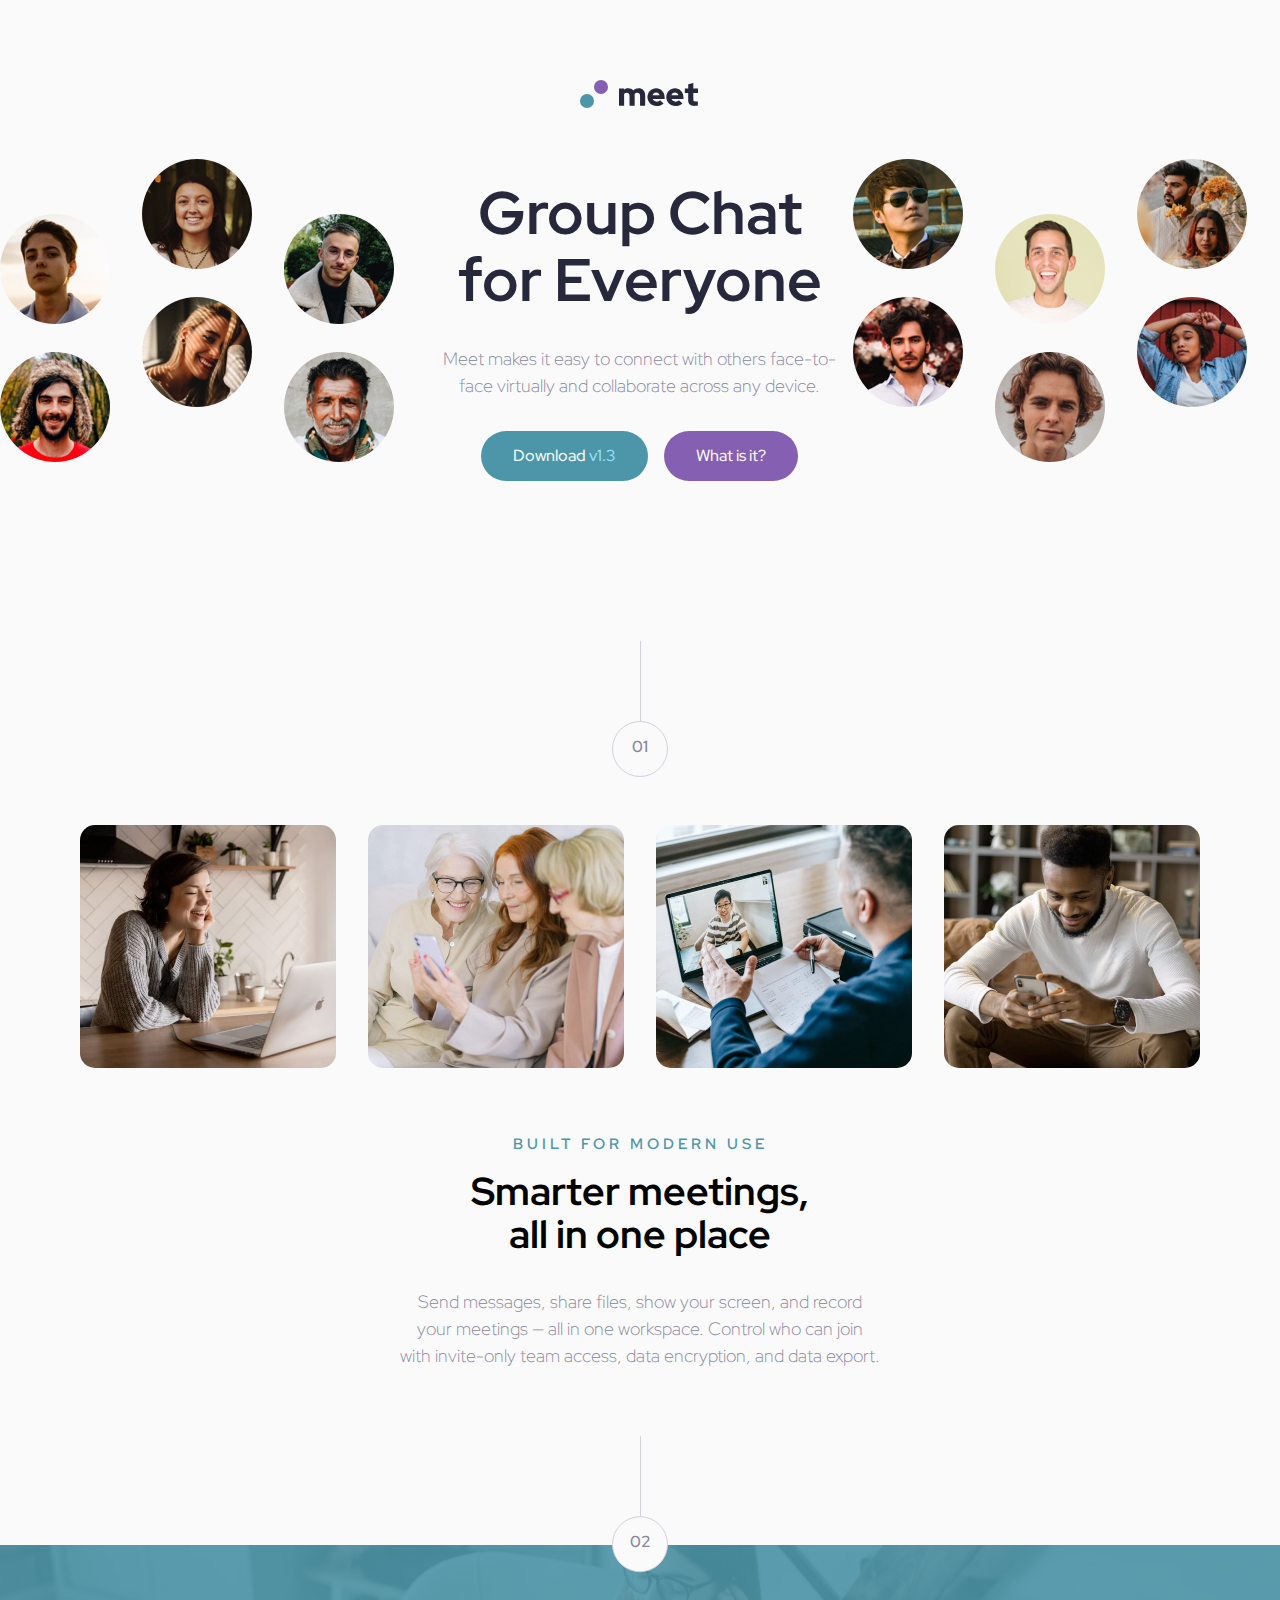
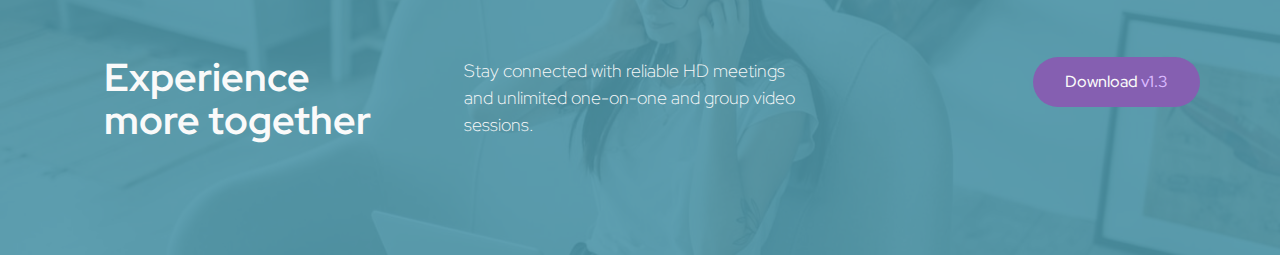
<file: index.html>
<!DOCTYPE html>
<html lang="en">
  <head>
    <meta charset="UTF-8" />
    <meta name="viewport" content="width=device-width, initial-scale=1.0" />

    <title>Frontend Mentor | Meet landing page</title>
    <link rel="stylesheet" href="starter-code/styles.css" />
    <link rel="preconnect" href="https://fonts.googleapis.com" />
    <link rel="preconnect" href="https://fonts.gstatic.com" crossorigin />
    <link
      href="https://fonts.googleapis.com/css2?family=Red+Hat+Display:ital,wght@0,300..900;1,300..900&display=swap"
      rel="stylesheet"
    />
  </head>
  <body>
    <header>
      <section class="headerSection">
        <div class="logo">
          <img src="starter-code/assets/logo.svg" alt="logo" />
        </div>
        <div>
          <img
            src="starter-code/assets/desktop/image-hero-left.png"
            alt="icon images"
          />
        </div>
        <div class="headerContent">
          <h1>Group Chat for Everyone</h1>
          <p>
            Meet makes it easy to connect with others face-to-face virtually and
            collaborate across any device.
          </p>
          <div class="headerButtons">
            <button class="btn cyan600">
              Download <span class="version cyan300">v1.3</span>
            </button>
            <button class="btn purple600">What is it?</button>
          </div>
        </div>
        <div>
          <img
            src="starter-code/assets/desktop/image-hero-right.png"
            alt="icon images"
          />
        </div>
      </section>
    </header>
    <main>
      <section class="container">
        <div class="numberBorder">
          <span class="numberLine"></span><span class="numberCircle">01</span>
        </div>
        <div class="imageSection">
          <img
            src="starter-code/assets/desktop/image-woman-in-videocall.jpg"
            alt="woman on video call"
          />
          <img
            src="starter-code/assets/desktop/image-women-videochatting.jpg"
            alt="women video chatting"
          />
          <img
            src="starter-code/assets/desktop/image-men-in-meeting.jpg"
            alt="men in meeting"
          />
          <img
            src="starter-code/assets/desktop/image-man-texting.jpg"
            alt="man texting"
          />
        </div>
      </section>
      <section>
        <div class="container">
          <p>Built for modern use</p>
          <h2>Smarter meetings, all in one place</h2>
          <p>
            Send messages, share files, show your screen, and record your
            meetings — all in one workspace. Control who can join with
            invite-only team access, data encryption, and data export.
          </p>
        </div>
      </section>
    </main>
    <footer>
      <div class="overlay">
        <picture>
          <source
            srcset="starter-code/assets/mobile/image-footer.jpg"
            media="(max-width:600px)"
          />
          <source
            srcset="starter-code/assets/tablet/image-footer.jpg"
            media="(max-width:1000px)"
          />
          <img
            src="starter-code/assets/desktop/image-footer.jpg"
            alt="footer image"
          />
        </picture>
        <div class="numberBorder">
          <span class="numberLine"></span><span class="numberCircle">02</span>
        </div>
        <section>
          <div class="container">
            <h2>Experience more together</h2>
            <p>
              Stay connected with reliable HD meetings and unlimited one-on-one
              and group video sessions.
            </p>
            <div>
              <button class="btn purple600">
                Download <span class="version purple300">v1.3</span>
              </button>
            </div>
          </div>
        </section>
      </div>
    </footer>
  </body>
</html>
</file>
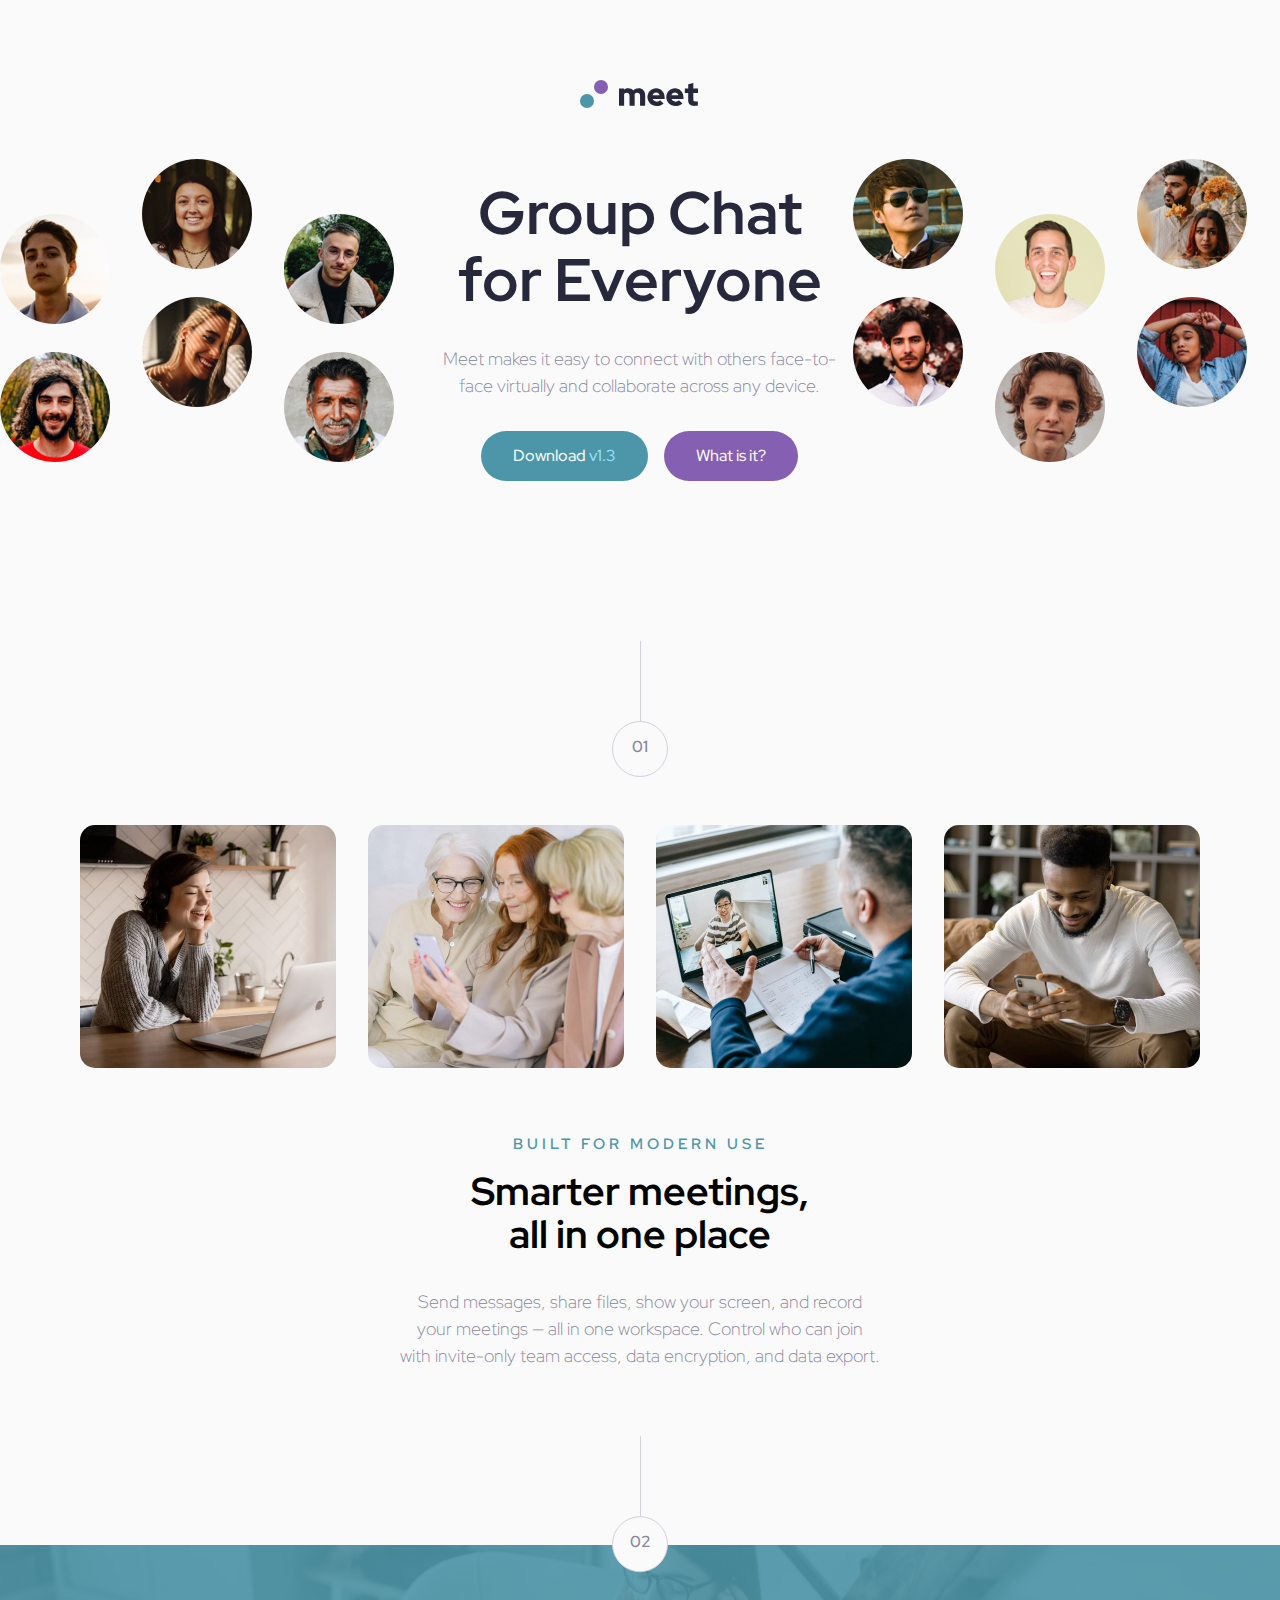
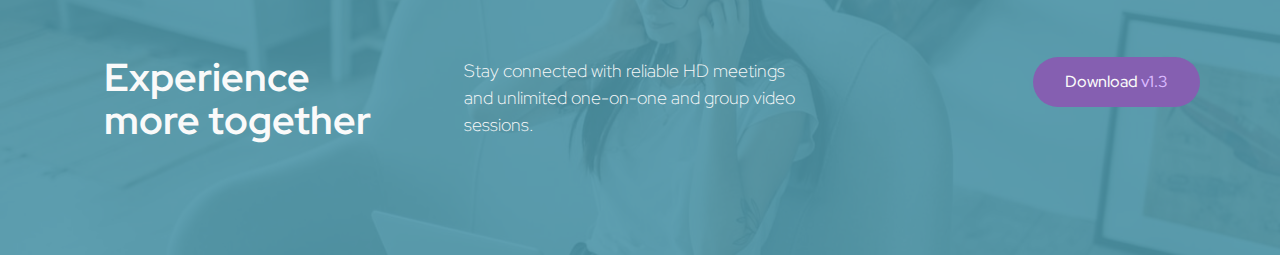
<file: starter-code/index.html>
<!DOCTYPE html>
<html lang="en">
  <head>
    <meta charset="UTF-8" />
    <meta name="viewport" content="width=device-width, initial-scale=1.0" />

    <title>Frontend Mentor | Meet landing page</title>
    <link rel="stylesheet" href="styles.css" />
    <link rel="preconnect" href="https://fonts.googleapis.com" />
    <link rel="preconnect" href="https://fonts.gstatic.com" crossorigin />
    <link
      href="https://fonts.googleapis.com/css2?family=Red+Hat+Display:ital,wght@0,300..900;1,300..900&display=swap"
      rel="stylesheet"
    />
  </head>
  <body>
    <header>
      <section class="headerSection">
        <div class="logo">
          <img src="assets/logo.svg" alt="logo" />
        </div>
        <div>
          <img src="assets/desktop/image-hero-left.png" alt="icon images" />
        </div>
        <div class="headerContent">
          <h1>Group Chat for Everyone</h1>
          <p>
            Meet makes it easy to connect with others face-to-face virtually and
            collaborate across any device.
          </p>
          <div class="headerButtons">
            <button class="btn cyan600">
              Download <span class="version cyan300">v1.3</span>
            </button>
            <button class="btn purple600">What is it?</button>
          </div>
        </div>
        <div>
          <img src="assets/desktop/image-hero-right.png" alt="icon images" />
        </div>
      </section>
    </header>
    <main>
      <section class="container">
        <div class="numberBorder">
          <span class="numberLine"></span><span class="numberCircle">01</span>
        </div>
        <div class="imageSection">
          <img
            src="assets/desktop/image-woman-in-videocall.jpg"
            alt="woman on video call"
          />
          <img
            src="assets/desktop/image-women-videochatting.jpg"
            alt="women video chatting"
          />
          <img
            src="assets/desktop/image-men-in-meeting.jpg"
            alt="men in meeting"
          />
          <img src="assets/desktop/image-man-texting.jpg" alt="man texting" />
        </div>
      </section>
      <section>
        <div class="container">
          <p>Built for modern use</p>
          <h2>Smarter meetings, all in one place</h2>
          <p>
            Send messages, share files, show your screen, and record your
            meetings — all in one workspace. Control who can join with
            invite-only team access, data encryption, and data export.
          </p>
        </div>
      </section>
    </main>
    <footer>
      <div class="overlay">
        <picture>
          <source
            srcset="assets/mobile/image-footer.jpg"
            media="(max-width:600px)"
          />
          <source
            srcset="assets/tablet/image-footer.jpg"
            media="(max-width:1000px)"
          />
          <img src="assets/desktop/image-footer.jpg" />
        </picture>
        <div class="numberBorder">
          <span class="numberLine"></span><span class="numberCircle">02</span>
        </div>
        <section>
          <div class="container">
            <h2>Experience more together</h2>
            <p>
              Stay connected with reliable HD meetings and unlimited one-on-one
              and group video sessions.
            </p>
            <div>
              <button class="btn purple600">
                Download <span class="version purple300">v1.3</span>
              </button>
            </div>
          </div>
        </section>
      </div>
    </footer>
  </body>
</html>
</file>
<file: starter-code/styles.css>
/* Box sizing rules */
*,
*::before,
*::after {
  box-sizing: border-box;
}

/* Prevent font size inflation */
html {
  -moz-text-size-adjust: none;
  -webkit-text-size-adjust: none;
  text-size-adjust: none;
}

/* Remove default margin in favour of better control in authored CSS */
body,
h1,
h2,
h3,
h4,
p,
figure,
blockquote,
dl,
dd {
  margin-block-end: 0;
}

/* Remove list styles on ul, ol elements with a list role, which suggests default styling will be removed */
ul[role="list"],
ol[role="list"] {
  list-style: none;
}

/* Set core body defaults */
body {
  min-height: 100vh;
  line-height: 1.5;
}

/* Set shorter line heights on headings and interactive elements */
h1,
h2,
h3,
h4,
button,
input,
label {
  line-height: 1.1;
}

/* Balance text wrapping on headings */
h1,
h2,
h3,
h4 {
  text-wrap: balance;
}

/* A elements that don't have a class get default styles */
a:not([class]) {
  text-decoration-skip-ink: auto;
  color: currentColor;
}

/* Make images easier to work with */
img,
picture {
  max-width: 100%;
  display: block;
}

/* Inherit fonts for inputs and buttons */
input,
button,
textarea,
select {
  font-family: inherit;
  font-size: inherit;
}

/* Make sure textareas without a rows attribute are not tiny */
textarea:not([rows]) {
  min-height: 10em;
}

/* Anything that has been anchored to should have extra scroll margin */
:target {
  scroll-margin-block: 5ex;
}

/* END OF CSS RESET */

body {
  font-family: "Red Hat Display", sans-serif;
  font-size: 16px;
  line-height: 110%;
  background-color: #fafafa;
  margin: 0;
  padding: 0;
}
header {
  margin: 5rem 0;
}

.cyan600 {
  background-color: #4d96a9;
}
.purple600 {
  background-color: #855fb1;
}

.cyan300 {
  color: #8fe3f9;
}
.purple300 {
  color: #d9b8ff;
}

h1 {
  font-size: 2.5rem;
  font-size: clamp(2.5rem, 1.971830985915493rem + 2.253521126760563vw, 4rem);
  color: #28283d;
}

h2 {
  font-size: 2rem;
  font-size: clamp(2rem, 1.823943661971831rem + 0.7511737089201878vw, 2.5rem);
  margin: 0;
  padding: 0 1.5rem 0;
}

p {
  font-size: 1.125rem;
  color: #87879d;
  margin: 0;
  font-weight: 300;
  line-height: 150%;
}

.container {
  max-width: 74rem;
  margin: 0 auto;
  padding: 2rem;
}
.logo {
  display: flex;
  justify-content: center;
  align-items: center;
  grid-column: 1/4;
  margin-bottom: 2rem;
}
.headerSection {
  display: grid;
  grid-template-columns: repeat(3, 1fr);
  justify-content: space-between;
  align-items: center;
  max-width: 90rem;
  margin: 0 auto;
}

.headerContent {
  display: flex;
  flex-direction: column;
  text-align: center;
  gap: 2rem;
}

/* Button Syles */

.btn {
  padding: 1rem 2rem;
  border-radius: 30px;
  color: #fafafa;
  border: none;
  font-weight: 500;
}
.btn:hover {
  cursor: pointer;
}
.headerButtons button:first-of-type:hover {
  background-color: #71c0d4;
}
.headerButtons button:last-of-type:hover {
  background-color: #b18bdd;
}
.btnDownload {
  background-color: #4d96a9;
}

.headerButtons {
  display: flex;
  justify-content: center;
  gap: 1rem;
}

/* Main Section */

main {
  margin-top: 8rem;
}
main section:last-of-type {
  text-align: center;
}

main section:last-of-type p:first-of-type {
  text-transform: uppercase;
}
main section:last-of-type p:last-of-type {
  margin-top: 1rem;
}
main p:first-of-type {
  font-size: 0.75rem;
  font-size: clamp(0.75rem, 0.6619718309859155rem + 0.3755868544600939vw, 1rem);
  color: #4d96a9;
  letter-spacing: 0.25rem;
  font-weight: 600;
}

main section:last-of-type .container {
  display: flex;
  flex-direction: column;
  gap: 1rem;
  max-width: 34rem;
}
.numberCircle {
  border: 1px solid #d1d1df;
  width: 56px;
  height: 56px;
  border-radius: 50%;
  padding: 1rem;
  text-align: center;
  color: #87879d;
  font-weight: 600;
}

.numberLine {
  border-left: 1px solid #d1d1df;
  height: 80px;
}
.numberBorder {
  display: flex;
  flex-direction: column;
  margin-bottom: 3rem;
  justify-content: center;
  align-items: center;
}
.imageSection {
  /* display: flex; */
  display: grid;
  grid-template-columns: repeat(auto-fit, minmax(9.06rem, 1fr));
  gap: 2rem;
}

.imageSection img {
  /* max-width: 16rem; */
  border-radius: 15px;
}

/* END OF MAIN */

/* Start of footer */
footer {
  position: relative;
  margin-top: 9rem;
  background-color: #4d96a9;
  color: #fafafa;
}
footer img {
  position: absolute;
  opacity: 0.1;
  width: 100%;
  height: 100%;
}
footer div,
footer section {
  position: relative;
  z-index: 2;
}

.overlay {
  position: relative;
  width: 100%;
  height: 100%;
  z-index: 1;
}

footer .container {
  display: grid;
  grid-template-columns: repeat(3, 1fr);
  padding: 7rem 2rem;
  gap: 2rem;
}
footer section .container div {
  text-align: end;
}

footer p {
  color: #fafafa;
}

footer .numberBorder {
  position: absolute;
  top: 0;
  left: 50%;
  transform: translate(-50%, -80%);
}

footer .numberCircle {
  background-color: #fafafa;
}

footer button:hover {
  background-color: #b18bdd;
}

/* Media Queries */

/* 1000px */
@media (max-width: 62.5rem) {
  .headerSection {
    grid-template-columns: 1fr 1fr;
    gap: 0.5rem;
  }
  .headerContent {
    grid-column: 1/3;
    grid-row: 3;
    max-width: 28rem;
    justify-self: center;
  }
  .logo {
    margin-bottom: 4rem;
  }

  main {
    margin-top: 6rem;
  }

  footer .container {
    grid-template-columns: 1fr;
    text-align: center;
    max-width: 36.5rem;
    padding: 5rem 2rem;
  }
  footer section .container div {
    text-align: center;
  }
}

/* 600px */
@media (max-width: 600px) {
  h2 {
    padding: 0;
    text-wrap: stable;
  }
  main {
    margin-top: 0;
  }

  header {
    margin: 1rem 0;
  }
  .headerContent {
    padding: 0 2rem;
  }
  .headerButtons {
    flex-direction: column;
    align-items: center;
  }

  .imageSection {
    gap: 1rem;
  }

  .imageSection img {
    margin: 0 auto;
    max-width: 9.25rem;
  }
}
</file>
